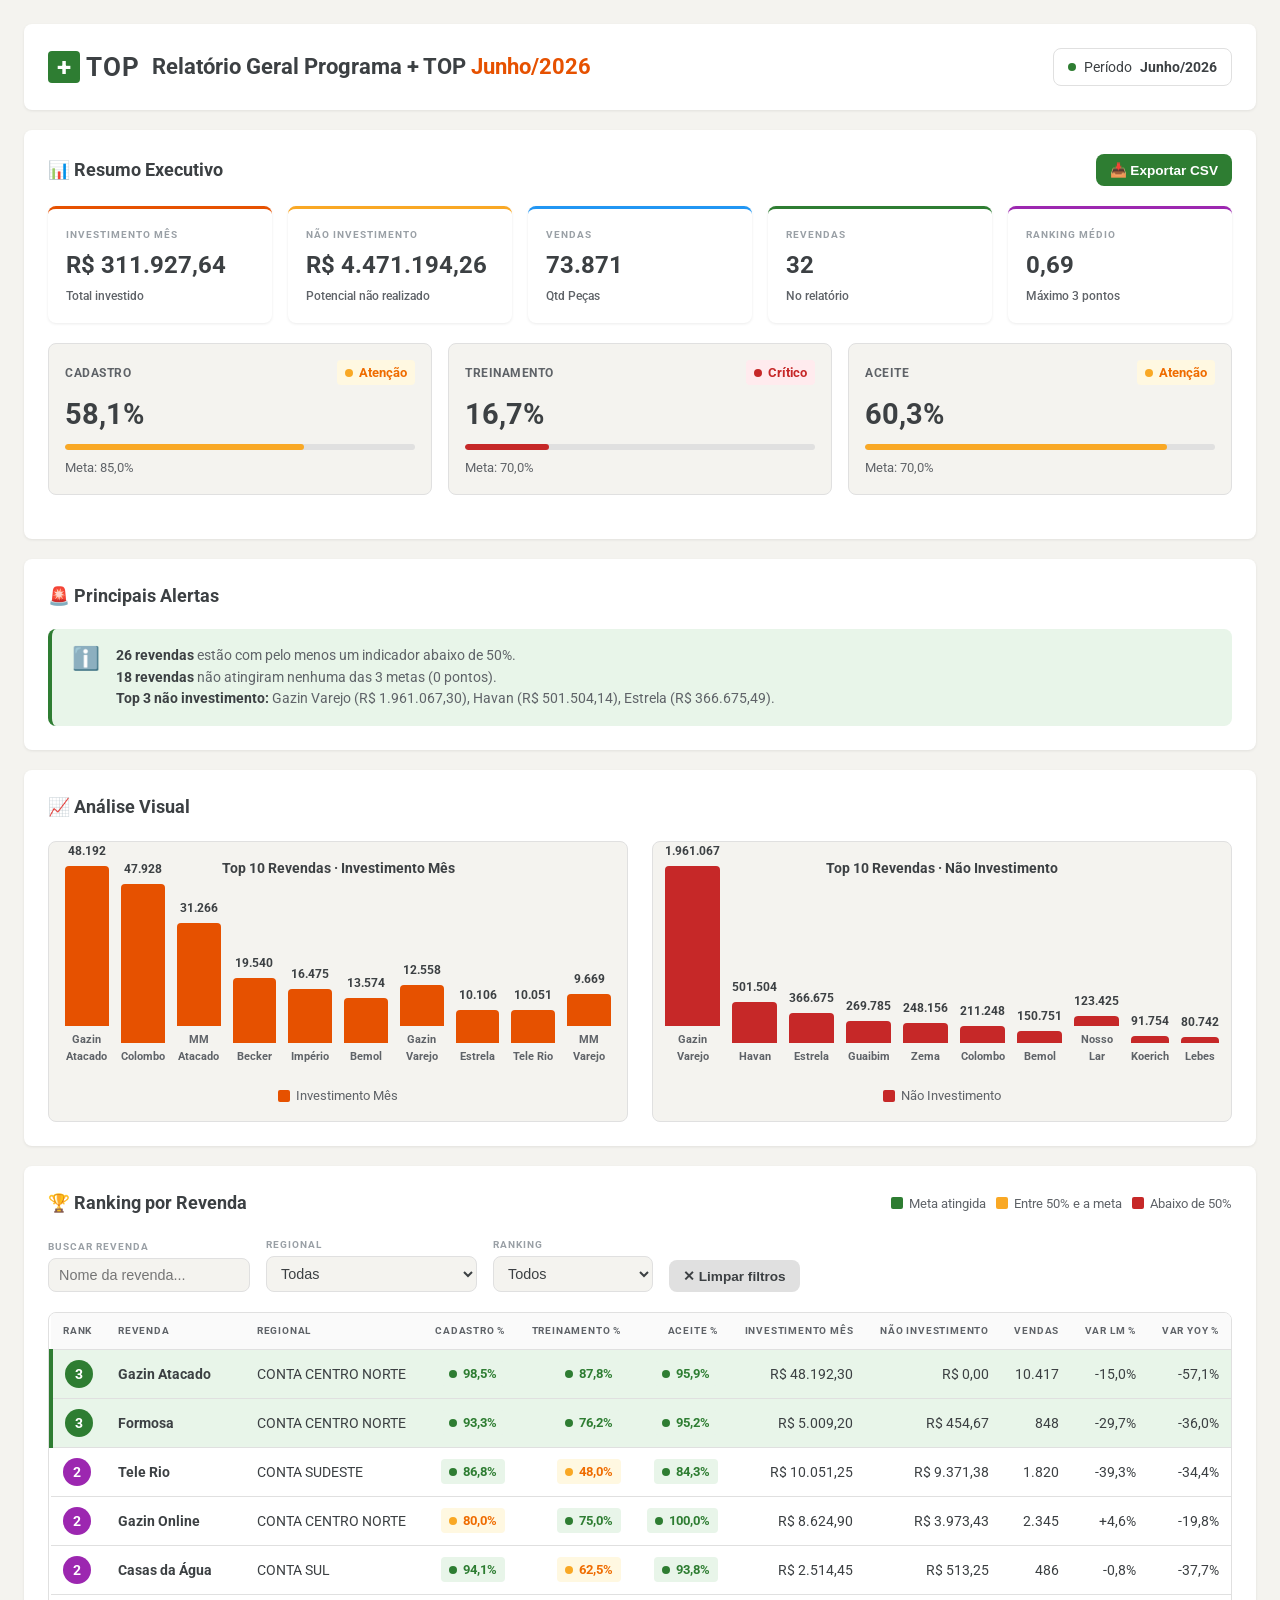
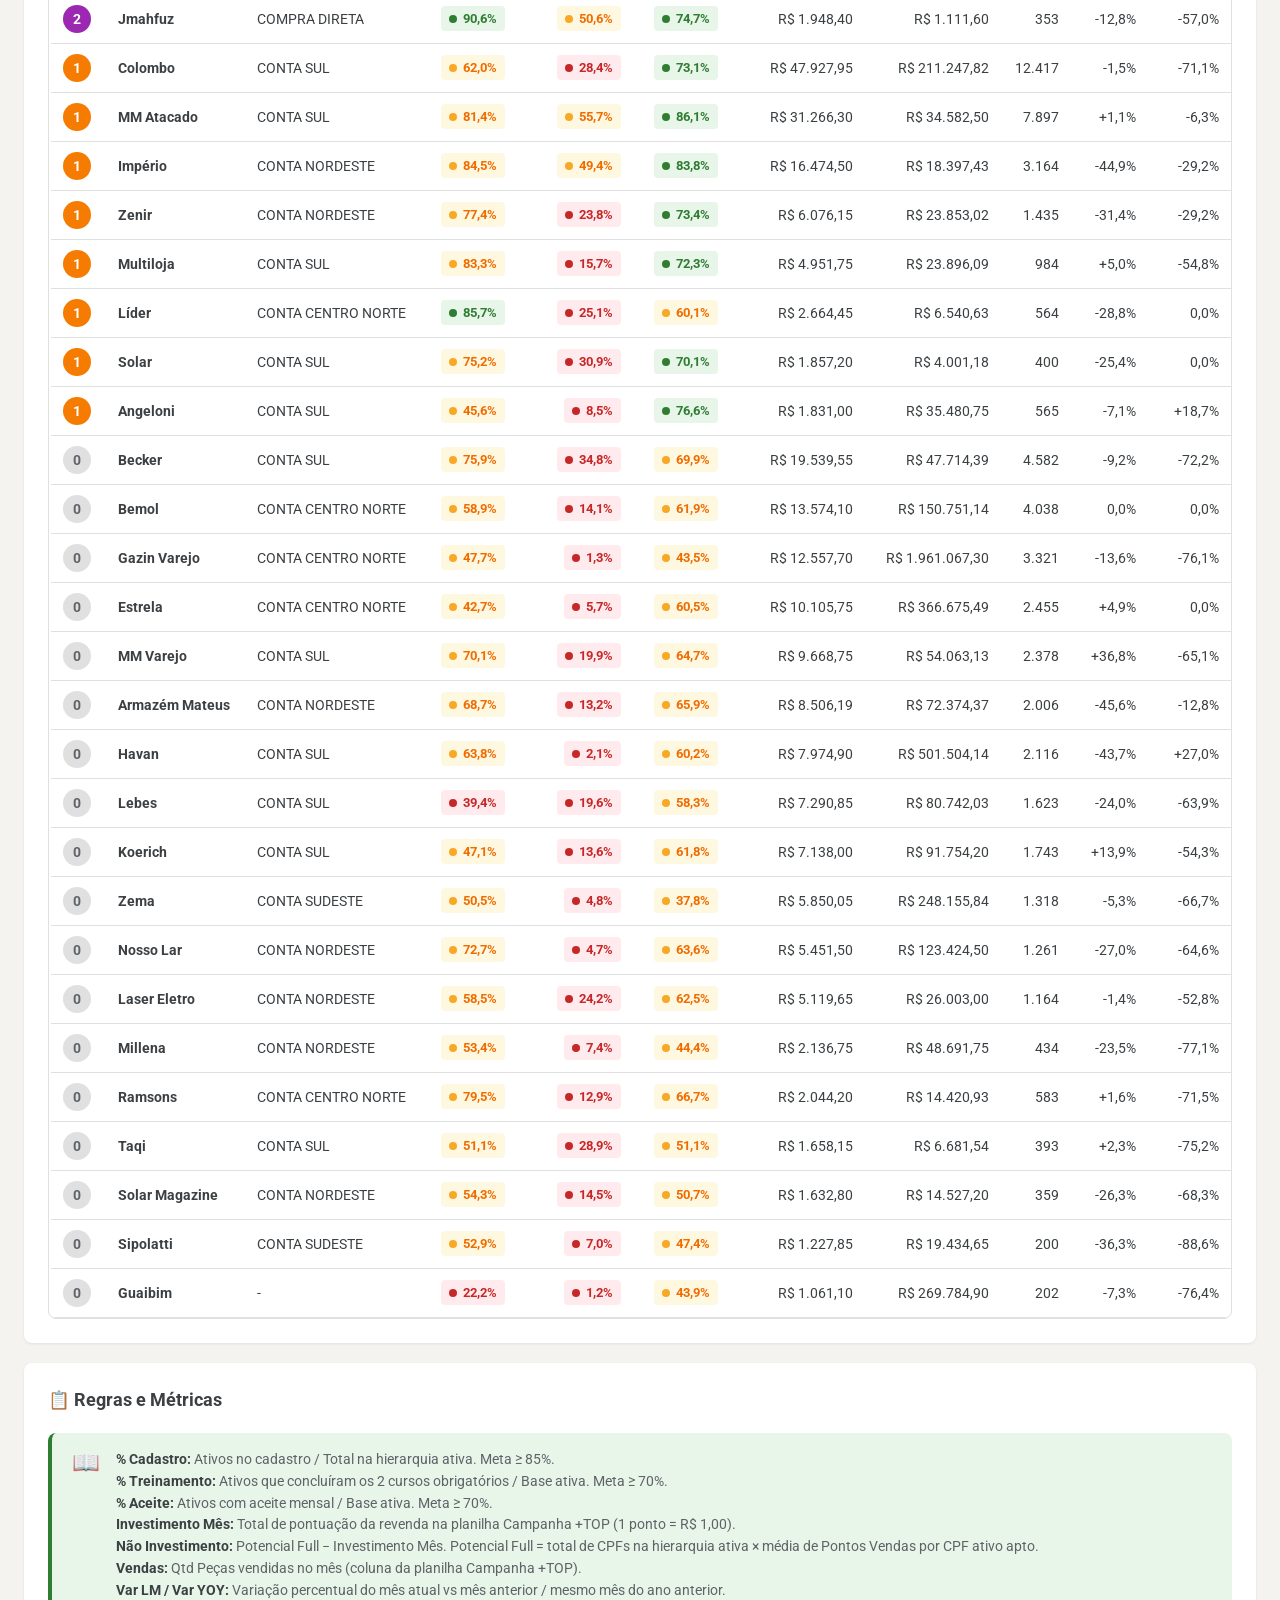
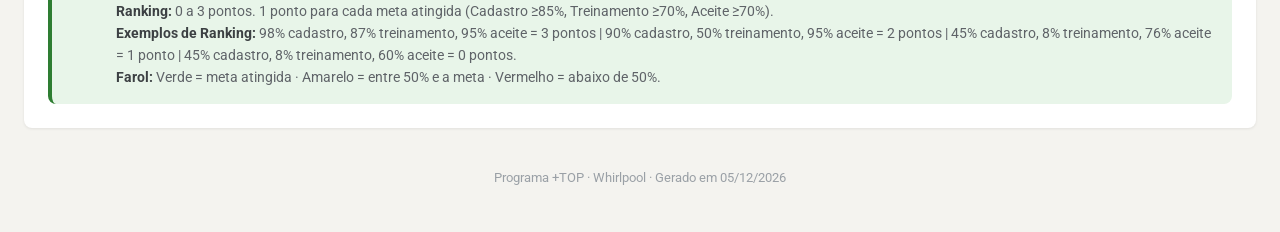
<file: docs/relatorio-top-junho-2026/index.html>
<!DOCTYPE html>
<html lang="pt-BR">
<head>
  <meta charset="UTF-8" />
  <meta http-equiv="Cache-Control" content="no-cache, no-store, must-revalidate" />
  <meta http-equiv="Pragma" content="no-cache" />
  <meta http-equiv="Expires" content="0" />
  <meta name="viewport" content="width=device-width, initial-scale=1.0" />
  <title>Relatório Geral Programa + TOP</title>
  <link rel="stylesheet" href="assets/css/onepage.css?v=3" />
  <link rel="preconnect" href="https://fonts.googleapis.com" />
  <link rel="preconnect" href="https://fonts.gstatic.com" crossorigin />
  <link href="https://fonts.googleapis.com/css2?family=Roboto:wght@300;400;500;700&display=swap" rel="stylesheet" />
</head>
<body>
  <div class="app">
    <!-- Header -->
    <header class="top-header">
      <div class="brand">
        <div class="brand-logo">
          <span class="brand-plus">+</span>
          <span class="brand-text">TOP</span>
        </div>
        <div class="header-title">
          <h1>Relatório Geral Programa + TOP <span class="period" id="titulo-periodo">-</span></h1>
        </div>
      </div>
      <div class="period-badge">
        <span class="dot"></span>
        <span>Período</span>
        <span class="value" id="badge-periodo">-</span>
      </div>
    </header>

    <!-- Resumo / KPIs -->
    <section class="section">
      <div class="section-header">
        <h2>📊 Resumo Executivo</h2>
        <div class="section-actions">
          <button class="btn btn-primary" id="btn-exportar-csv">📥 Exportar CSV</button>
        </div>
      </div>

      <div class="kpis" id="kpis-container">
        <!-- Populado via JS -->
      </div>

      <div class="scorecards" id="scorecards-container">
        <!-- Populado via JS -->
      </div>
    </section>

    <!-- Alertas -->
    <section class="section" id="secao-alertas">
      <div class="section-header">
        <h2>🚨 Principais Alertas</h2>
      </div>
      <div class="rules-callout">
        <div class="rules-icon">ℹ️</div>
        <div class="rules-content" id="alertas-container">
          <!-- Populado via JS -->
        </div>
      </div>
    </section>

    <!-- Gráficos -->
    <section class="section">
      <div class="section-header">
        <h2>📈 Análise Visual</h2>
      </div>
      <div class="chart-grid">
        <div class="chart-card">
          <h4>Top 10 Revendas · Investimento Mês</h4>
          <div class="chart-bars" id="chart-investimento">
            <!-- Populado via JS -->
          </div>
          <div class="chart-legend">
            <span class="legend-item"><span class="legend-bar" style="background: var(--accent);"></span>Investimento Mês</span>
          </div>
        </div>

        <div class="chart-card">
          <h4>Top 10 Revendas · Não Investimento</h4>
          <div class="chart-bars" id="chart-nao-investimento">
            <!-- Populado via JS -->
          </div>
          <div class="chart-legend">
            <span class="legend-item"><span class="legend-bar" style="background: var(--danger);"></span>Não Investimento</span>
          </div>
        </div>
      </div>
    </section>

    <!-- Tabela -->
    <section class="section">
      <div class="section-header">
        <h2>🏆 Ranking por Revenda</h2>
        <div class="section-actions">
          <span class="legend-item"><span class="legend-bar" style="background: var(--primary);"></span>Meta atingida</span>
          <span class="legend-item"><span class="legend-bar" style="background: var(--warning);"></span>Entre 50% e a meta</span>
          <span class="legend-item"><span class="legend-bar" style="background: var(--danger);"></span>Abaixo de 50%</span>
        </div>
      </div>

      <div class="filters">
        <div class="filter-group">
          <label>Buscar revenda</label>
          <input type="text" id="filtro-revenda" placeholder="Nome da revenda..." />
        </div>
        <div class="filter-group">
          <label>Regional</label>
          <select id="filtro-regional">
            <option value="">Todas</option>
          </select>
        </div>
        <div class="filter-group">
          <label>Ranking</label>
          <select id="filtro-ranking">
            <option value="">Todos</option>
            <option value="3">3 pontos</option>
            <option value="2">2 pontos</option>
            <option value="1">1 ponto</option>
            <option value="0">0 pontos</option>
          </select>
        </div>
        <button class="btn btn-secondary" id="btn-limpar">✕ Limpar filtros</button>
      </div>

      <div class="table-wrapper">
        <table class="ranking-table" id="tabela-revendas">
          <thead>
            <tr>
              <th data-sort="Ranking">Rank</th>
              <th data-sort="Revenda">Revenda</th>
              <th data-sort="Regional">Regional</th>
              <th class="numeric" data-sort="Cadastro (%)">Cadastro %</th>
              <th class="numeric" data-sort="Treinamento (%)">Treinamento %</th>
              <th class="numeric" data-sort="Aceite (%)">Aceite %</th>
              <th class="numeric" data-sort="Investimento Mês (R$)">Investimento Mês</th>
              <th class="numeric" data-sort="Não Investimento (R$)">Não Investimento</th>
              <th class="numeric" data-sort="Vendas">Vendas</th>
              <th class="numeric" data-sort="Var LM (%)">Var LM %</th>
              <th class="numeric" data-sort="Var YOY (%)">Var YOY %</th>
            </tr>
          </thead>
          <tbody id="tabela-body">
            <!-- Populado via JS -->
          </tbody>
        </table>
      </div>
    </section>

    <!-- Regras -->
    <section class="section">
      <div class="section-header">
        <h2>📋 Regras e Métricas</h2>
      </div>
      <div class="rules-callout">
        <div class="rules-icon">📖</div>
        <div class="rules-content">
          <p><strong>% Cadastro:</strong> Ativos no cadastro / Total na hierarquia ativa. Meta ≥ 85%.</p>
          <p><strong>% Treinamento:</strong> Ativos que concluíram os 2 cursos obrigatórios / Base ativa. Meta ≥ 70%.</p>
          <p><strong>% Aceite:</strong> Ativos com aceite mensal / Base ativa. Meta ≥ 70%.</p>
          <p><strong>Investimento Mês:</strong> Total de pontuação da revenda na planilha Campanha +TOP (1 ponto = R$ 1,00).</p>
          <p><strong>Não Investimento:</strong> Potencial Full − Investimento Mês. Potencial Full = total de CPFs na hierarquia ativa × média de Pontos Vendas por CPF ativo apto.</p>
          <p><strong>Vendas:</strong> Qtd Peças vendidas no mês (coluna da planilha Campanha +TOP).</p>
          <p><strong>Var LM / Var YOY:</strong> Variação percentual do mês atual vs mês anterior / mesmo mês do ano anterior.</p>
          <p><strong>Ranking:</strong> 0 a 3 pontos. 1 ponto para cada meta atingida (Cadastro ≥85%, Treinamento ≥70%, Aceite ≥70%).</p>
          <p><strong>Exemplos de Ranking:</strong> 98% cadastro, 87% treinamento, 95% aceite = 3 pontos | 90% cadastro, 50% treinamento, 95% aceite = 2 pontos | 45% cadastro, 8% treinamento, 76% aceite = 1 ponto | 45% cadastro, 8% treinamento, 60% aceite = 0 pontos.</p>
          <p><strong>Farol:</strong> Verde = meta atingida · Amarelo = entre 50% e a meta · Vermelho = abaixo de 50%.</p>
        </div>
      </div>
    </section>

    <footer class="footer">
      Programa +TOP · Whirlpool · Gerado em <span id="data-geracao">-</span>
    </footer>
  </div>

  <script src="assets/js/onepage.js?v=3"></script>
</body>
</html>
</file>
<file: docs/relatorio-top-junho-2026/assets/css/onepage.css>
:root {
  --bg: #f4f3ef;
  --card-bg: #ffffff;
  --text: #3c4043;
  --text-muted: #5f6368;
  --text-light: #9aa0a6;
  --border: #e0e0e0;
  --primary: #2e7d32;
  --primary-light: #4caf50;
  --accent: #e65100;
  --accent-light: #f57c00;
  --danger: #c62828;
  --warning: #f9a825;
  --info: #2196f3;
  --shadow: 0 1px 3px rgba(0, 0, 0, 0.08);
  --shadow-hover: 0 4px 12px rgba(0, 0, 0, 0.12);
  --radius: 8px;
}

* {
  margin: 0;
  padding: 0;
  box-sizing: border-box;
}

body {
  font-family: 'Roboto', sans-serif;
  background: var(--bg);
  color: var(--text);
  line-height: 1.5;
}

.app {
  max-width: 1400px;
  margin: 0 auto;
  padding: 24px;
  min-height: 100vh;
}

/* Header */
.top-header {
  background: var(--card-bg);
  border-radius: var(--radius);
  padding: 24px;
  margin-bottom: 20px;
  box-shadow: var(--shadow);
  display: flex;
  align-items: center;
  justify-content: space-between;
  flex-wrap: wrap;
  gap: 16px;
}

.brand {
  display: flex;
  align-items: center;
  gap: 12px;
}

.brand-logo {
  display: flex;
  align-items: center;
  gap: 6px;
  font-weight: 700;
  font-size: 1.6rem;
}

.brand-plus {
  background: var(--primary);
  color: #fff;
  width: 32px;
  height: 32px;
  display: flex;
  align-items: center;
  justify-content: center;
  border-radius: 4px;
}

.brand-text {
  color: var(--text);
  letter-spacing: 1px;
}

.brand small {
  display: block;
  color: var(--text-light);
  font-size: 0.7rem;
  letter-spacing: 1px;
  margin-top: 2px;
}

.header-title h1 {
  font-size: 1.4rem;
  font-weight: 700;
  color: var(--text);
}

.header-title .period {
  color: var(--accent);
  font-weight: 700;
}

.header-title .subtitle {
  font-size: 0.9rem;
  color: var(--text-muted);
}

.period-badge {
  display: flex;
  align-items: center;
  gap: 8px;
  border: 1px solid var(--border);
  border-radius: var(--radius);
  padding: 8px 14px;
  font-size: 0.85rem;
}

.period-badge .dot {
  width: 8px;
  height: 8px;
  background: var(--primary);
  border-radius: 50%;
}

.period-badge .value {
  font-weight: 700;
}

/* Sections */
.section {
  background: var(--card-bg);
  border-radius: var(--radius);
  padding: 24px;
  margin-bottom: 20px;
  box-shadow: var(--shadow);
}

.section-header {
  display: flex;
  align-items: center;
  justify-content: space-between;
  flex-wrap: wrap;
  gap: 12px;
  margin-bottom: 20px;
}

.section-header h2 {
  font-size: 1.1rem;
  font-weight: 700;
  color: var(--text);
}

.section-actions {
  display: flex;
  align-items: center;
  gap: 10px;
  flex-wrap: wrap;
}

/* KPIs */
.kpis {
  display: grid;
  grid-template-columns: repeat(auto-fit, minmax(180px, 1fr));
  gap: 16px;
  margin-bottom: 20px;
}

.kpi-card {
  background: var(--card-bg);
  border-radius: var(--radius);
  padding: 18px;
  box-shadow: var(--shadow);
  display: flex;
  flex-direction: column;
  gap: 4px;
  border-top: 3px solid var(--primary);
  transition: transform 0.2s, box-shadow 0.2s;
}

.kpi-card:hover {
  transform: translateY(-2px);
  box-shadow: var(--shadow-hover);
}

.kpi-card:nth-child(1) { border-top-color: var(--accent); }
.kpi-card:nth-child(2) { border-top-color: var(--warning); }
.kpi-card:nth-child(3) { border-top-color: var(--info); }
.kpi-card:nth-child(4) { border-top-color: var(--primary); }
.kpi-card:nth-child(5) { border-top-color: #9c27b0; }
.kpi-card:nth-child(6) { border-top-color: #00acc1; }

.kpi-label {
  font-size: 0.65rem;
  font-weight: 700;
  color: var(--text-light);
  text-transform: uppercase;
  letter-spacing: 1px;
}

.kpi-value {
  font-size: 1.5rem;
  font-weight: 700;
  color: var(--text);
}

.kpi-sub {
  font-size: 0.75rem;
  color: var(--text-muted);
  font-weight: 500;
}

/* Scorecards */
.scorecards {
  display: grid;
  grid-template-columns: repeat(auto-fit, minmax(220px, 1fr));
  gap: 16px;
  margin-bottom: 20px;
}

.scorecard {
  background: var(--bg);
  border: 1px solid var(--border);
  border-radius: var(--radius);
  padding: 16px;
  display: flex;
  flex-direction: column;
  gap: 8px;
}

.scorecard-header {
  display: flex;
  align-items: center;
  justify-content: space-between;
}

.scorecard-title {
  font-size: 0.75rem;
  font-weight: 700;
  color: var(--text-muted);
  text-transform: uppercase;
  letter-spacing: 0.5px;
}

.scorecard-value {
  font-size: 1.8rem;
  font-weight: 700;
  color: var(--text);
}

.scorecard-meta {
  font-size: 0.8rem;
  color: var(--text-muted);
}

.scorecard-bar {
  height: 6px;
  background: var(--border);
  border-radius: 3px;
  overflow: hidden;
}

.scorecard-bar-fill {
  height: 100%;
  border-radius: 3px;
  transition: width 0.5s ease;
}

.scorecard-bar-fill.verde { background: var(--primary); }
.scorecard-bar-fill.amarelo { background: var(--warning); }
.scorecard-bar-fill.vermelho { background: var(--danger); }

/* Filters */
.filters {
  display: flex;
  align-items: flex-end;
  gap: 16px;
  flex-wrap: wrap;
  margin-bottom: 20px;
}

.filter-group {
  display: flex;
  flex-direction: column;
  gap: 4px;
  min-width: 160px;
}

.filter-group label {
  font-size: 0.65rem;
  font-weight: 700;
  color: var(--text-light);
  text-transform: uppercase;
  letter-spacing: 1px;
}

.filter-group input,
.filter-group select {
  padding: 8px 10px;
  border: 1px solid var(--border);
  border-radius: var(--radius);
  background: var(--bg);
  font-size: 0.9rem;
  color: var(--text);
}

.filter-group input:focus,
.filter-group select:focus {
  outline: none;
  border-color: var(--primary);
}

.btn {
  padding: 8px 14px;
  border: none;
  border-radius: var(--radius);
  font-size: 0.85rem;
  font-weight: 600;
  cursor: pointer;
  transition: opacity 0.2s;
}

.btn-primary {
  background: var(--primary);
  color: white;
}

.btn-secondary {
  background: var(--border);
  color: var(--text);
}

.btn:hover {
  opacity: 0.9;
}

/* Tables */
.table-wrapper {
  overflow-x: auto;
  border: 1px solid var(--border);
  border-radius: var(--radius);
}

.ranking-table {
  width: 100%;
  border-collapse: collapse;
  font-size: 0.85rem;
}

.ranking-table th,
.ranking-table td {
  padding: 10px 12px;
  text-align: left;
  border-bottom: 1px solid var(--border);
}

.ranking-table th {
  font-weight: 700;
  color: var(--text-muted);
  text-transform: uppercase;
  font-size: 0.65rem;
  letter-spacing: 0.8px;
  background: #fafafa;
  cursor: pointer;
  user-select: none;
  white-space: nowrap;
}

.ranking-table th:hover {
  background: #f0f0f0;
}

.ranking-table th.numeric,
.ranking-table td.numeric {
  text-align: right;
}

.ranking-table tbody tr:hover {
  background: #f8f9fa;
}

.ranking-table tbody tr.linha-destaque {
  background: #e8f5e9;
  border-left: 4px solid var(--primary);
}

/* Farol */
.farol {
  display: inline-flex;
  align-items: center;
  gap: 6px;
  padding: 3px 8px;
  border-radius: 4px;
  font-size: 0.8rem;
  font-weight: 700;
}

.farol.verde {
  background: #e8f5e9;
  color: var(--primary);
}

.farol.amarelo {
  background: #fff8e1;
  color: #ef6c00;
}

.farol.vermelho {
  background: #ffebee;
  color: var(--danger);
}

.farol-dot {
  width: 8px;
  height: 8px;
  border-radius: 50%;
}

.farol.verde .farol-dot { background: var(--primary); }
.farol.amarelo .farol-dot { background: var(--warning); }
.farol.vermelho .farol-dot { background: var(--danger); }

/* Ranking badge */
.ranking-badge {
  display: inline-flex;
  align-items: center;
  justify-content: center;
  width: 28px;
  height: 28px;
  border-radius: 50%;
  font-weight: 700;
  font-size: 0.85rem;
}

.ranking-badge.rank-3 {
  background: var(--primary);
  color: #fff;
}

.ranking-badge.rank-2 {
  background: #9c27b0;
  color: #fff;
}

.ranking-badge.rank-1 {
  background: var(--accent-light);
  color: #fff;
}

.ranking-badge.rank-0 {
  background: var(--border);
  color: var(--text-muted);
}

/* Variation */
.variacao {
  font-weight: 700;
}

.variacao.positiva {
  color: var(--primary);
}

.variacao.negativa {
  color: var(--danger);
}

.variacao.neutra {
  color: var(--text-muted);
}

/* Charts */
.chart-grid {
  display: grid;
  grid-template-columns: repeat(auto-fit, minmax(320px, 1fr));
  gap: 24px;
}

.chart-card {
  background: var(--bg);
  border: 1px solid var(--border);
  border-radius: var(--radius);
  padding: 16px;
}

.chart-card h4 {
  font-size: 0.85rem;
  font-weight: 700;
  margin-bottom: 16px;
  color: var(--text);
  text-align: center;
}

.chart-bars {
  display: flex;
  align-items: flex-end;
  justify-content: center;
  gap: 12px;
  height: 180px;
  padding-bottom: 8px;
}

.chart-bar-item {
  display: flex;
  flex-direction: column;
  align-items: center;
  gap: 6px;
  flex: 1;
  max-width: 70px;
}

.chart-bar-value {
  font-size: 0.75rem;
  font-weight: 700;
  color: var(--text);
}

.chart-bar-fill {
  width: 100%;
  border-radius: 4px 4px 0 0;
  min-height: 4px;
  transition: height 0.3s ease;
}

.chart-bar-fill.cadastro { background: var(--info); }
.chart-bar-fill.treinamento { background: var(--primary); }
.chart-bar-fill.aceite { background: #9c27b0; }
.chart-bar-fill.investimento { background: var(--accent); }
.chart-bar-fill.nao-investimento { background: var(--danger); }

.chart-bar-label {
  font-size: 0.7rem;
  color: var(--text-muted);
  font-weight: 700;
  text-align: center;
}

.chart-legend {
  display: flex;
  justify-content: center;
  gap: 16px;
  flex-wrap: wrap;
  margin-top: 12px;
}

.legend-item {
  display: flex;
  align-items: center;
  gap: 6px;
  font-size: 0.8rem;
  color: var(--text-muted);
}

.legend-bar {
  width: 12px;
  height: 12px;
  border-radius: 2px;
}

/* Rules callout */
.rules-callout {
  display: flex;
  gap: 16px;
  background: #e8f5e9;
  border-left: 4px solid var(--primary);
  border-radius: var(--radius);
  padding: 16px 20px;
  align-items: flex-start;
}

.rules-icon {
  font-size: 1.4rem;
  line-height: 1;
  flex-shrink: 0;
  margin-top: 2px;
}

.rules-content {
  flex: 1;
  color: var(--text-muted);
  font-size: 0.85rem;
  line-height: 1.6;
}

.rules-content strong {
  color: var(--text);
}

/* Footer */
.footer {
  text-align: center;
  padding: 20px;
  color: var(--text-light);
  font-size: 0.8rem;
}

/* Loading */
.loading {
  text-align: center;
  padding: 40px;
  color: var(--text-muted);
}

/* Responsive */
@media (max-width: 768px) {
  .app {
    padding: 12px;
  }

  .top-header {
    flex-direction: column;
    align-items: flex-start;
  }

  .kpis {
    grid-template-columns: repeat(auto-fit, minmax(140px, 1fr));
  }

  .section-header {
    flex-direction: column;
    align-items: flex-start;
  }

  .filters {
    flex-direction: column;
    align-items: stretch;
  }

  .filter-group {
    min-width: auto;
  }
}
</file>
